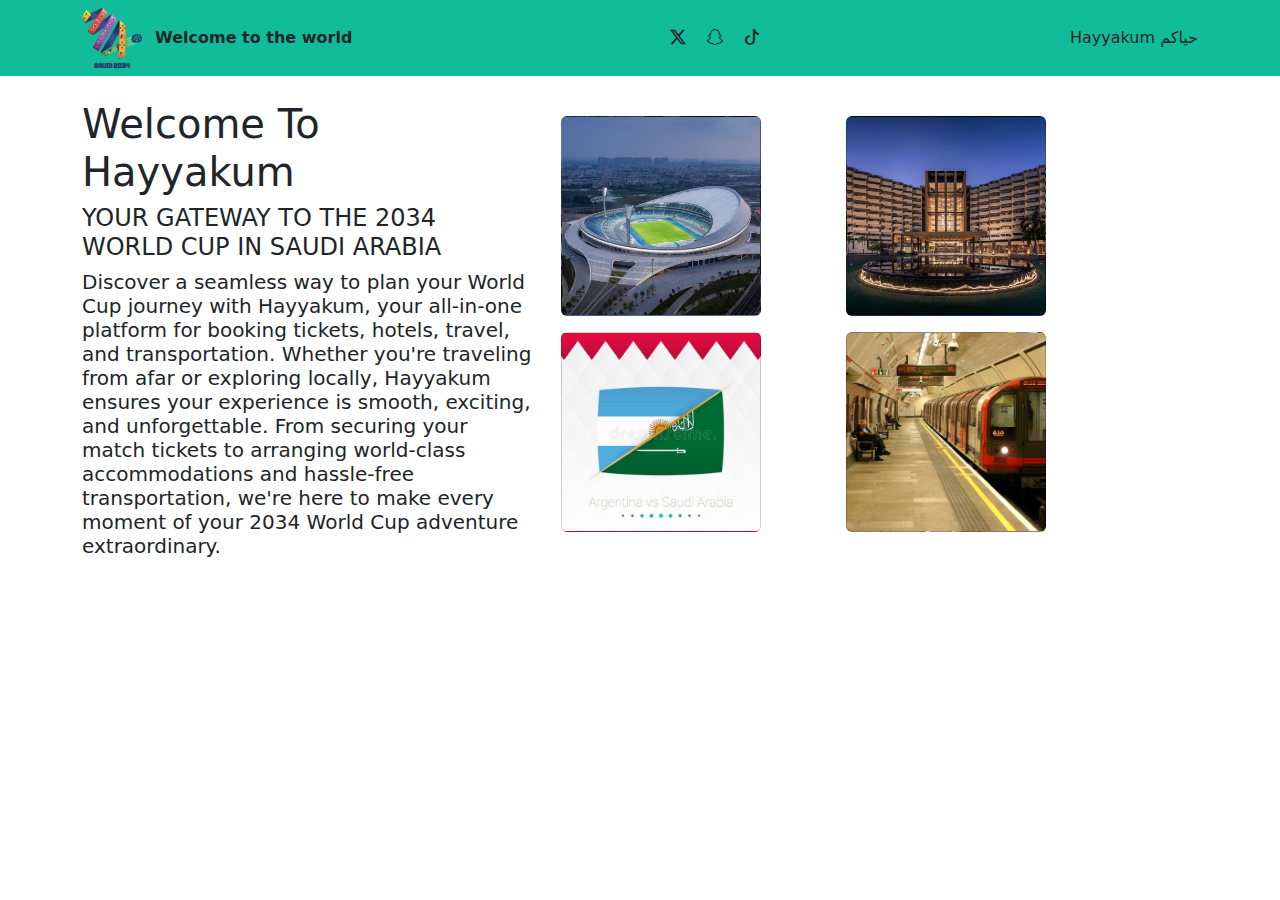
<file: index.html>
<!DOCTYPE html>
<html lang="en">
<head>
    <meta charset="UTF-8">
    <meta name="viewport" content="width=device-width, initial-scale=1.0">
    <title>Hayyakum</title>
    <link href="https://cdn.jsdelivr.net/npm/bootstrap@5.3.3/dist/css/bootstrap.min.css" rel="stylesheet" integrity="sha384-QWTKZyjpPEjISv5WaRU9OFeRpok6YctnYmDr5pNlyT2bRjXh0JMhjY6hW+ALEwIH" crossorigin="anonymous">
    <link rel="stylesheet" href="https://cdn.jsdelivr.net/npm/bootstrap-icons@1.11.3/font/bootstrap-icons.min.css">
    <link rel="stylesheet" href="Main.css">
</head>

<body dir="ltr" >

    <header>
<nav class="navbar" style="background-color: rgb(17, 188, 154);">

    <div class="container">

    <div>

        
        <img src="Images/Saudi_Arabia_2034.png" width="60" height="60" alt="Nothing">
        <Strong class="p-2">Welcome to the world</Strong>
    </div>
    <div><i class="bi bi-twitter-x p-2"></i>
        <i class="bi bi-snapchat p-2"></i>
        <i class="bi bi-tiktok p-2"></i></div>

        <div>Hayyakum حياكم</div>
    </div>

    
   
</nav>
    </header>
    <main>
        <section>
<div class="container">
       
    <div class="row mt-4">
        <div class="col">
            
            <div class="row">
                <div class="col-sm-5 text-start">
                    <h1>Welcome To <br> Hayyakum </h1>
                    <h4>YOUR GATEWAY TO THE 2034 WORLD CUP IN SAUDI ARABIA</h4>
                    <h5>Discover a seamless way to plan your World Cup journey with Hayyakum, your all-in-one platform for booking tickets, hotels, travel, and transportation. Whether you're traveling from afar or exploring locally, Hayyakum ensures your experience is smooth, exciting, and unforgettable. From securing your match tickets to arranging world-class accommodations and hassle-free transportation, we're here to make every moment of your 2034 World Cup adventure extraordinary.</h5>
                </div> 
                <div class="col-sm-3 p-2">
                    <div class="row p-2">
                        <a href="Stadiums.html">
                            <div class="card card-hover"   style="width: 200px; height: 200px; background-image: url('Images/Stad.jpeg'); background-size: cover; background-position: center;"> 
                                <div class="card-body ">
                                     <div class="card-title">
                                     </div> 
                                </div>      
                            </div>           
                        </a>
                        
                    </div>
                    <div class="row p-2">
                        <a href="Matches.html">
                            <div class="card card-hover"   style="width: 200px; height: 200px; background-image: url('Images/Match.jpeg'); background-size: cover; background-position: center;"> 
                                <div class="card-body ">
                                     <div class="card-title">
                                     </div> 
                                </div>      
                            </div>
                        </a>
                      
                    </div>
                         
               </div>
   
               
            <div class="col-sm-3 p-2">
                 <div class="row p-2">
                    <a href="Hotels.html">
                        <div class="card card-hover"   style="width: 200px; height: 200px; background-image: url('Images/Hotel1.jpeg'); background-size: cover; background-position: center;"> 
                            <div class="card-body ">
                                 <div class="card-title">
                                 </div> 
                            </div>      
                        </div>
                    </a>
                   
                 </div>
                 <div class="row p-2">
                    <a href="Transportaions.html">
                        <div class="card card-hover"   style="width: 200px; height: 200px; background-image: url('Images/Transpo.jpeg'); background-size: cover; background-position: center;"> 
                            <div class="card-body ">
                                 <div class="card-title">
                                 </div> 
                            </div>      
                        </div>
                    </a>
                    
                 </div>
                      
            </div>

                   

                </div>
           
       <footer></footer>
       
        
    </div>
    </div>
</div>

        </section>

    </main>


 <script src="Script.js"></script>


    <script src="https://cdn.jsdelivr.net/npm/bootstrap@5.3.3/dist/js/bootstrap.bundle.min.js" integrity="sha384-YvpcrYf0tY3lHB60NNkmXc5s9fDVZLESaAA55NDzOxhy9GkcIdslK1eN7N6jIeHz" crossorigin="anonymous"></script>
    <script src="https://cdn.jsdelivr.net/npm/@popperjs/core@2.11.8/dist/umd/popper.min.js" integrity="sha384-I7E8VVD/ismYTF4hNIPjVp/Zjvgyol6VFvRkX/vR+Vc4jQkC+hVqc2pM8ODewa9r" crossorigin="anonymous"></script>
    <script src="https://cdn.jsdelivr.net/npm/bootstrap@5.3.3/dist/js/bootstrap.min.js" integrity="sha384-0pUGZvbkm6XF6gxjEnlmuGrJXVbNuzT9qBBavbLwCsOGabYfZo0T0to5eqruptLy" crossorigin="anonymous"></script>

</body>
</html>
</file>
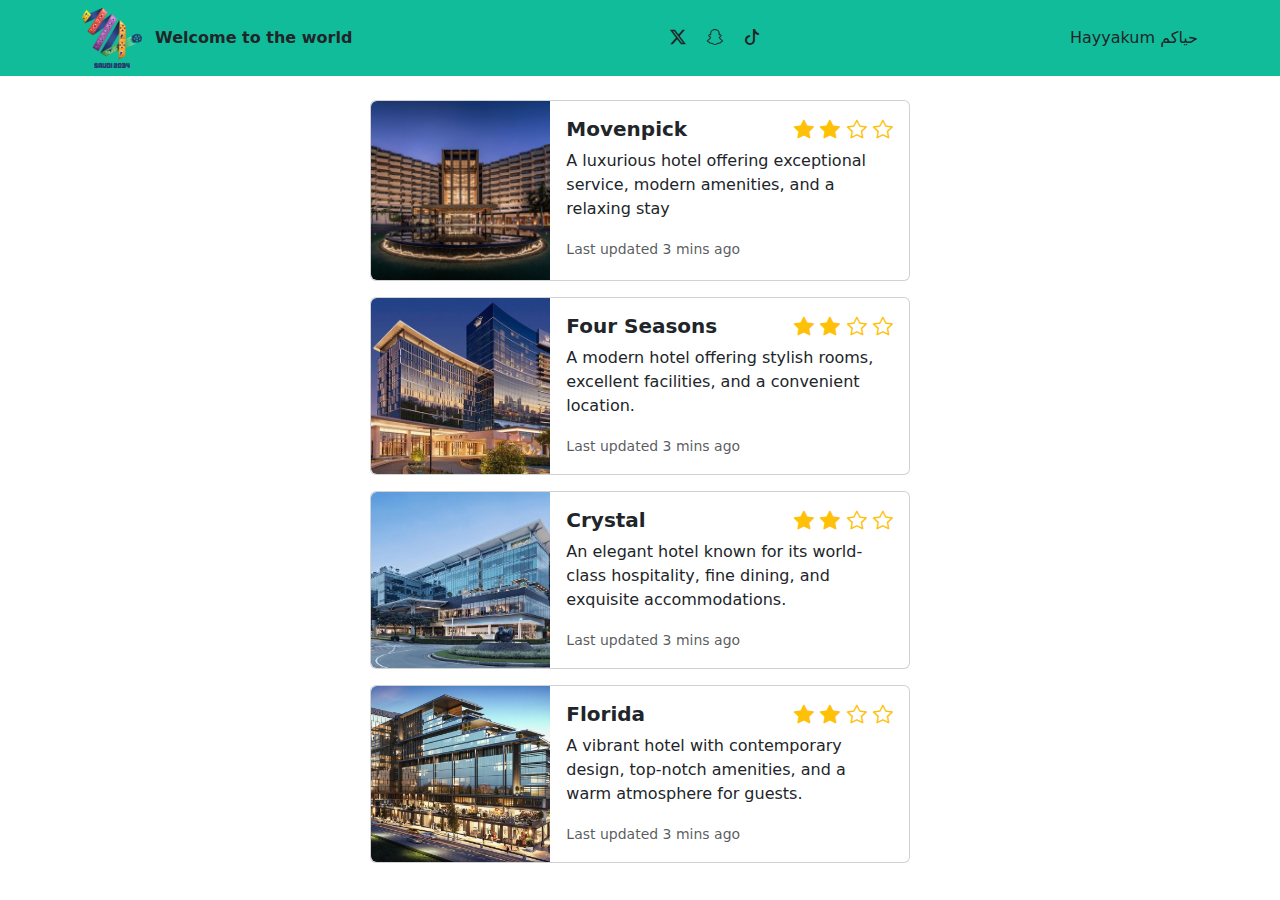
<file: Hotels.html>
<!DOCTYPE html>
<html lang="en">
<head>
    <meta charset="UTF-8">
    <meta name="viewport" content="width=device-width, initial-scale=1.0">
    <link href="https://cdn.jsdelivr.net/npm/bootstrap@5.3.3/dist/css/bootstrap.min.css" rel="stylesheet" integrity="sha384-QWTKZyjpPEjISv5WaRU9OFeRpok6YctnYmDr5pNlyT2bRjXh0JMhjY6hW+ALEwIH" crossorigin="anonymous">
    <link rel="stylesheet" href="https://cdn.jsdelivr.net/npm/bootstrap-icons@1.11.3/font/bootstrap-icons.min.css">
    <link rel="stylesheet" href="Main.css">

    <title>Document</title>
</head>
<body>

    <header>
        <nav class="navbar" style="background-color: rgb(17, 188, 154);">

            <div class="container">
        
            <div>
        
                
                <img src="Images/Saudi_Arabia_2034.png" width="60" height="60" alt="Nothing">
                <Strong class="p-2">Welcome to the world</Strong>
            </div>
            <div><i class="bi bi-twitter-x p-2"></i>
                <i class="bi bi-snapchat p-2"></i>
                <i class="bi bi-tiktok p-2"></i></div>
        
                <div>Hayyakum حياكم</div>
            </div>
        
            
           
        </nav>
    </header>
    <main>

        <section>
            <div class="container">
                <div class="row mt-4">
                    <div class="col"> 
                        <div class="row ">

                        <div class="d-flex justify-content-center align-items-center ">
                            <a href="">  
                                <div class="card mb-3 card-hover" style="max-width: 540px;">
                            <div class="row g-0">
                              <div class="col-md-4">
                                <img src="Images/Hotel1.jpeg" class="img-fluid rounded-start" alt="...">
                              </div>
                              <div class="col-md-8">
                                <div class="card-body ">
                                    <h5 class="card-title d-flex justify-content-between align-items-center">
                                        <strong>Movenpick</strong>
                                        <div>
                                          <i class="bi bi-star-fill text-warning"></i>
                                          <i class="bi bi-star-fill text-warning"></i>
                                          <i class="bi bi-star text-warning"></i>
                                          <i class="bi bi-star text-warning"></i>
                                          
                                        </div>
                                      </h5>
                                  <p class="card-text">A luxurious hotel offering exceptional service, modern amenities, and a relaxing stay</p>
                                  <p class="card-text"><small class="text-body-secondary">Last updated 3 mins ago</small></p>
                                </div>
                              </div>
                            </div>
                                  </div>
                        </a>
                          </div>
                       
                       </div>
                       <div class="row ">
                        <div class="d-flex justify-content-center align-items-center ">
                            <a href="">  
                                <div class="card mb-3 card-hover" style="max-width: 540px;">
                            <div class="row g-0">
                              <div class="col-md-4">
                                <img src="Images/Hotel2.jpeg" class="img-fluid rounded-start" alt="...">
                              </div>
                              <div class="col-md-8">
                                <div class="card-body ">
                                    <h5 class="card-title d-flex justify-content-between align-items-center">
                                        <strong>Four Seasons</strong>
                                        <div>
                                          <i class="bi bi-star-fill text-warning"></i>
                                          <i class="bi bi-star-fill text-warning"></i>
                                          <i class="bi bi-star text-warning"></i>
                                          <i class="bi bi-star text-warning"></i>
                                          
                                        </div>
                                      </h5>
                                  <p class="card-text">A modern hotel offering stylish rooms, excellent facilities, and a convenient location.</p>
                                  <p class="card-text"><small class="text-body-secondary">Last updated 3 mins ago</small></p>
                                </div>
                              </div>
                            </div>
                                  </div>
                        </a>
                          </div>
                       
                       </div>
                       <div class="row ">
                        <div class="d-flex justify-content-center align-items-center ">
                            <a href="">  
                                <div class="card mb-3 card-hover " style="max-width: 540px;">
                            <div class="row g-0">
                              <div class="col-md-4">
                                <img src="Images/Hotel3.jpeg" class="img-fluid rounded-start" alt="...">
                              </div>
                              <div class="col-md-8">
                                <div class="card-body ">
                                    <h5 class="card-title d-flex justify-content-between align-items-center">
                                        <strong>Crystal</strong>
                                        <div>
                                          <i class="bi bi-star-fill text-warning"></i>
                                          <i class="bi bi-star-fill text-warning"></i>
                                          <i class="bi bi-star text-warning"></i>
                                          <i class="bi bi-star text-warning"></i>
                                          
                                        </div>
                                      </h5>
                                  <p class="card-text">An elegant hotel known for its world-class hospitality, fine dining, and exquisite accommodations.</p>
                                  <p class="card-text"><small class="text-body-secondary">Last updated 3 mins ago</small></p>
                                </div>
                              </div>
                            </div>
                                  </div>
                        </a>
                          </div>
                       
                       </div>
                       <div class="row ">
                        <div class="d-flex justify-content-center align-items-center ">
                            <a href="">  
                                <div class="card mb-3 card-hover" style="max-width: 540px;">
                            <div class="row g-0">
                              <div class="col-md-4">
                                <img src="Images/Hotel4.jpeg" class="img-fluid rounded-start" alt="...">
                              </div>
                              <div class="col-md-8">
                                <div class="card-body ">
                                    <h5 class="card-title d-flex justify-content-between align-items-center">
                                        <strong>Florida</strong>
                                        <div>
                                          <i class="bi bi-star-fill text-warning"></i>
                                          <i class="bi bi-star-fill text-warning"></i>
                                          <i class="bi bi-star text-warning"></i>
                                          <i class="bi bi-star text-warning"></i>
                                          
                                        </div>
                                      </h5>
                                  <p class="card-text">A vibrant hotel with contemporary design, top-notch amenities, and a warm atmosphere for guests.</p>
                                  <p class="card-text"><small class="text-body-secondary">Last updated 3 mins ago</small></p>
                                </div>
                              </div>
                            </div>
                                  </div>
                        </a>
                          </div>
                       
                       </div>
                    </div>
                    
                </div>
            </div>

            
        </section>
    </main>

        <script src="https://cdn.jsdelivr.net/npm/bootstrap@5.3.3/dist/js/bootstrap.bundle.min.js" integrity="sha384-YvpcrYf0tY3lHB60NNkmXc5s9fDVZLESaAA55NDzOxhy9GkcIdslK1eN7N6jIeHz" crossorigin="anonymous"></script>
        <script src="https://cdn.jsdelivr.net/npm/@popperjs/core@2.11.8/dist/umd/popper.min.js" integrity="sha384-I7E8VVD/ismYTF4hNIPjVp/Zjvgyol6VFvRkX/vR+Vc4jQkC+hVqc2pM8ODewa9r" crossorigin="anonymous"></script>
        <script src="https://cdn.jsdelivr.net/npm/bootstrap@5.3.3/dist/js/bootstrap.min.js" integrity="sha384-0pUGZvbkm6XF6gxjEnlmuGrJXVbNuzT9qBBavbLwCsOGabYfZo0T0to5eqruptLy" crossorigin="anonymous"></script>

</body>
</html>
</file>
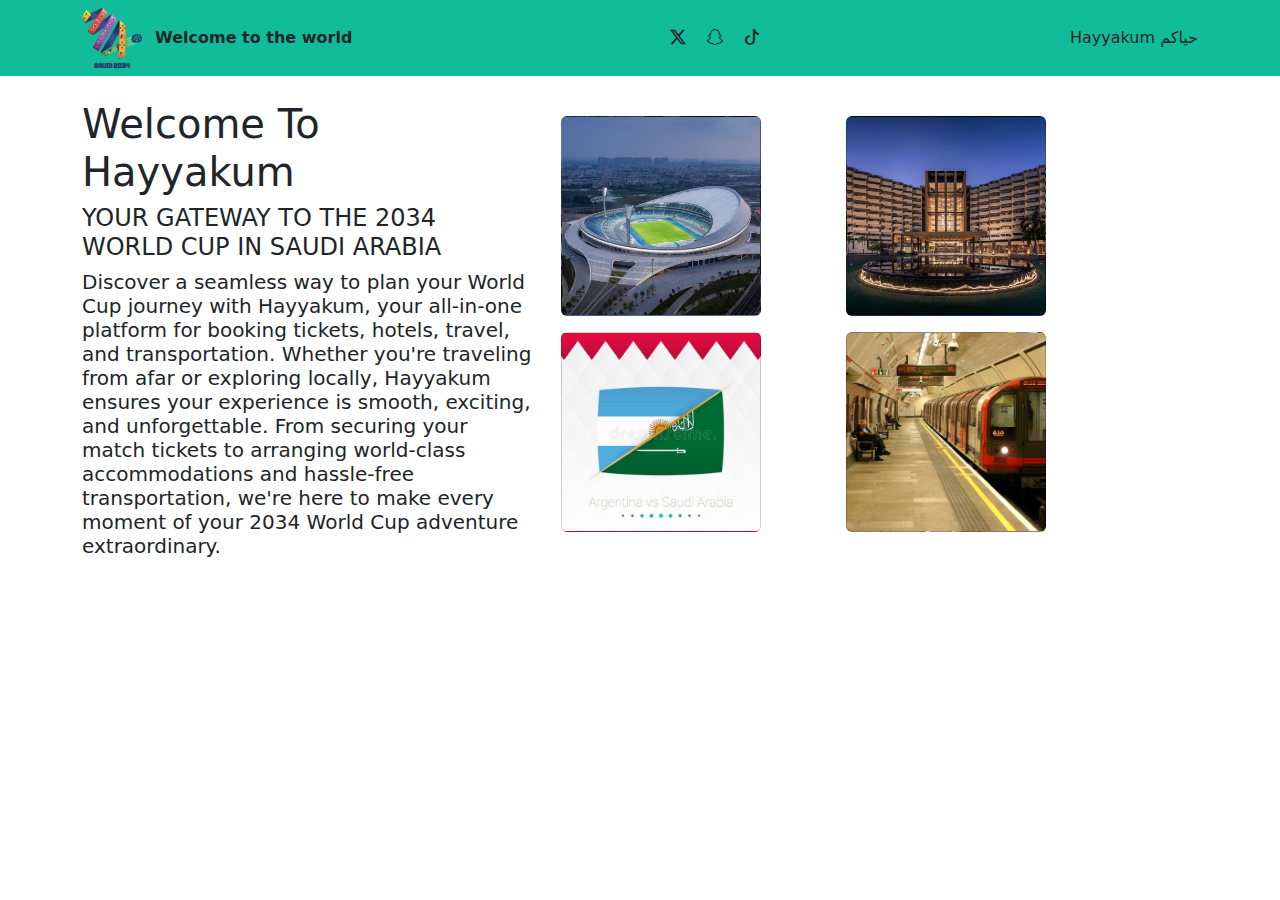
<file: LandingP.html>
<!DOCTYPE html>
<html lang="en">
<head>
    <meta charset="UTF-8">
    <meta name="viewport" content="width=device-width, initial-scale=1.0">
    <title>Hayyakum</title>
    <link href="https://cdn.jsdelivr.net/npm/bootstrap@5.3.3/dist/css/bootstrap.min.css" rel="stylesheet" integrity="sha384-QWTKZyjpPEjISv5WaRU9OFeRpok6YctnYmDr5pNlyT2bRjXh0JMhjY6hW+ALEwIH" crossorigin="anonymous">
    <link rel="stylesheet" href="https://cdn.jsdelivr.net/npm/bootstrap-icons@1.11.3/font/bootstrap-icons.min.css">
    <link rel="stylesheet" href="Main.css">
</head>

<body dir="ltr" >

    <header>
<nav class="navbar" style="background-color: rgb(17, 188, 154);">

    <div class="container">

    <div>

        
        <img src="Images/Saudi_Arabia_2034.png" width="60" height="60" alt="Nothing">
        <Strong class="p-2">Welcome to the world</Strong>
    </div>
    <div><i class="bi bi-twitter-x p-2"></i>
        <i class="bi bi-snapchat p-2"></i>
        <i class="bi bi-tiktok p-2"></i></div>

        <div>Hayyakum حياكم</div>
    </div>

    
   
</nav>
    </header>
    <main>
        <section>
<div class="container">
       
    <div class="row mt-4">
        <div class="col">
            
            <div class="row">
                <div class="col-sm-5 text-start">
                    <h1>Welcome To <br> Hayyakum </h1>
                    <h4>YOUR GATEWAY TO THE 2034 WORLD CUP IN SAUDI ARABIA</h4>
                    <h5>Discover a seamless way to plan your World Cup journey with Hayyakum, your all-in-one platform for booking tickets, hotels, travel, and transportation. Whether you're traveling from afar or exploring locally, Hayyakum ensures your experience is smooth, exciting, and unforgettable. From securing your match tickets to arranging world-class accommodations and hassle-free transportation, we're here to make every moment of your 2034 World Cup adventure extraordinary.</h5>
                </div> 
                <div class="col-sm-3 p-2">
                    <div class="row p-2">
                        <a href="Stadiums.html">
                            <div class="card card-hover"   style="width: 200px; height: 200px; background-image: url('Images/Stad.jpeg'); background-size: cover; background-position: center;"> 
                                <div class="card-body ">
                                     <div class="card-title">
                                     </div> 
                                </div>      
                            </div>           
                        </a>
                        
                    </div>
                    <div class="row p-2">
                        <a href="Matches.html">
                            <div class="card card-hover"   style="width: 200px; height: 200px; background-image: url('Images/Match.jpeg'); background-size: cover; background-position: center;"> 
                                <div class="card-body ">
                                     <div class="card-title">
                                     </div> 
                                </div>      
                            </div>
                        </a>
                      
                    </div>
                         
               </div>
   
               
            <div class="col-sm-3 p-2">
                 <div class="row p-2">
                    <a href="Hotels.html">
                        <div class="card card-hover"   style="width: 200px; height: 200px; background-image: url('Images/Hotel1.jpeg'); background-size: cover; background-position: center;"> 
                            <div class="card-body ">
                                 <div class="card-title">
                                 </div> 
                            </div>      
                        </div>
                    </a>
                   
                 </div>
                 <div class="row p-2">
                    <a href="Transportaions.html">
                        <div class="card card-hover"   style="width: 200px; height: 200px; background-image: url('Images/Transpo.jpeg'); background-size: cover; background-position: center;"> 
                            <div class="card-body ">
                                 <div class="card-title">
                                 </div> 
                            </div>      
                        </div>
                    </a>
                    
                 </div>
                      
            </div>

                   

                </div>
           
       <footer></footer>
       
        
    </div>
    </div>
</div>

        </section>

    </main>


 <script src="Script.js"></script>


    <script src="https://cdn.jsdelivr.net/npm/bootstrap@5.3.3/dist/js/bootstrap.bundle.min.js" integrity="sha384-YvpcrYf0tY3lHB60NNkmXc5s9fDVZLESaAA55NDzOxhy9GkcIdslK1eN7N6jIeHz" crossorigin="anonymous"></script>
    <script src="https://cdn.jsdelivr.net/npm/@popperjs/core@2.11.8/dist/umd/popper.min.js" integrity="sha384-I7E8VVD/ismYTF4hNIPjVp/Zjvgyol6VFvRkX/vR+Vc4jQkC+hVqc2pM8ODewa9r" crossorigin="anonymous"></script>
    <script src="https://cdn.jsdelivr.net/npm/bootstrap@5.3.3/dist/js/bootstrap.min.js" integrity="sha384-0pUGZvbkm6XF6gxjEnlmuGrJXVbNuzT9qBBavbLwCsOGabYfZo0T0to5eqruptLy" crossorigin="anonymous"></script>

</body>
</html>
</file>
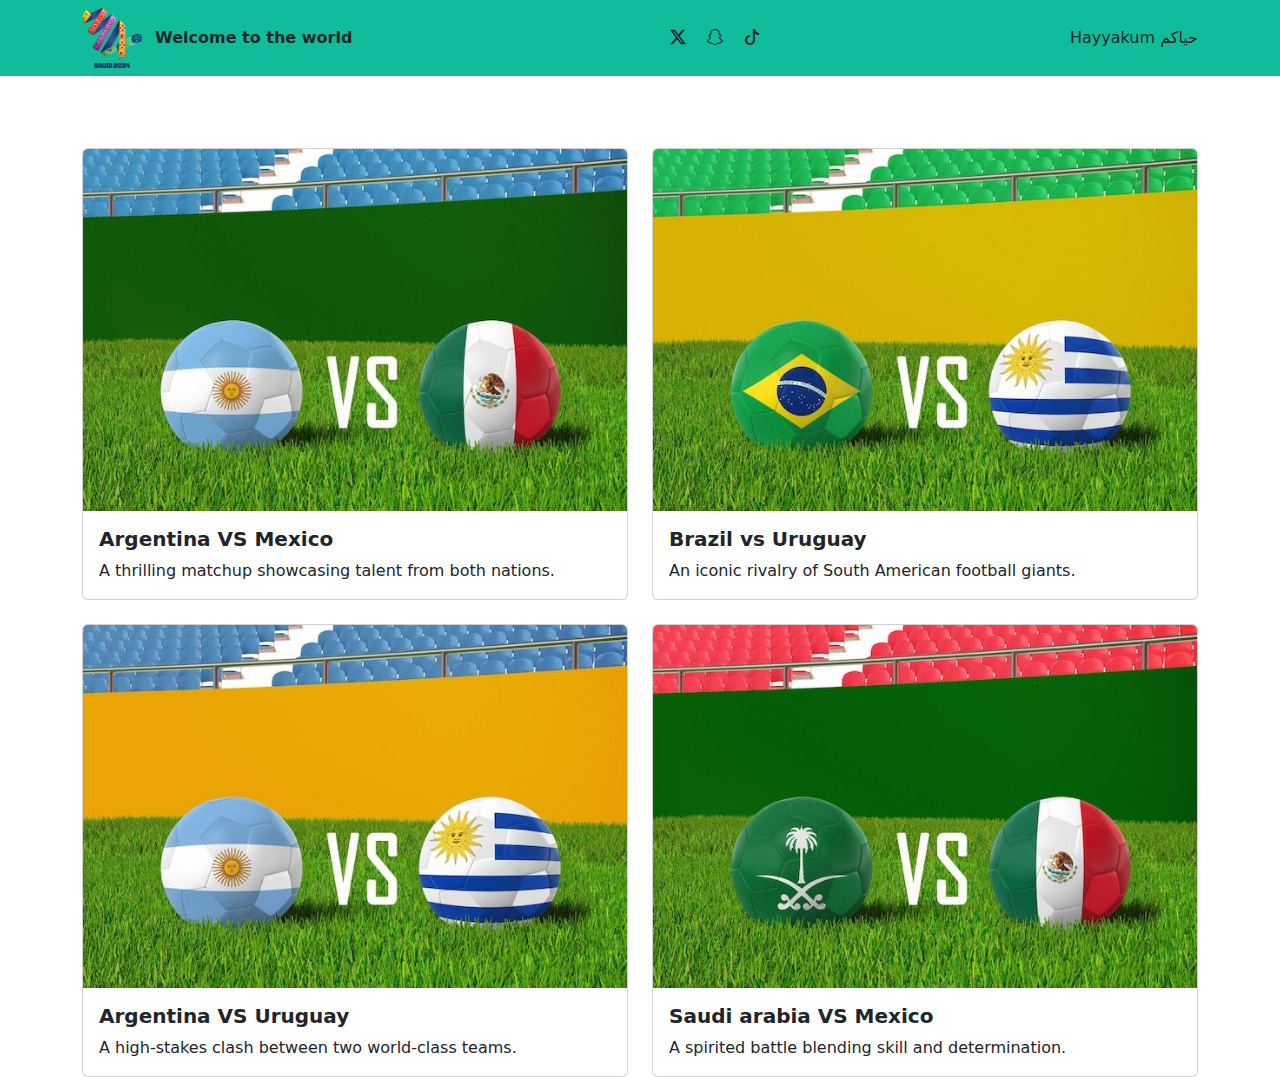
<file: Matches.html>
<!DOCTYPE html>
<html lang="en">
<head>
    <meta charset="UTF-8">
    <meta name="viewport" content="width=device-width, initial-scale=1.0">
    <link href="https://cdn.jsdelivr.net/npm/bootstrap@5.3.3/dist/css/bootstrap.min.css" rel="stylesheet" integrity="sha384-QWTKZyjpPEjISv5WaRU9OFeRpok6YctnYmDr5pNlyT2bRjXh0JMhjY6hW+ALEwIH" crossorigin="anonymous">
    <link rel="stylesheet" href="https://cdn.jsdelivr.net/npm/bootstrap-icons@1.11.3/font/bootstrap-icons.min.css">
<link rel="stylesheet" href="Main.css">
    <title>Document</title>
</head>
<body>

    <header> <nav class="navbar" style="background-color: rgb(17, 188, 154);"> <div class="container">
        
        <div>
    
            
            <img src="Images/Saudi_Arabia_2034.png" width="60" height="60" alt="Nothing">
            <Strong class="p-2">Welcome to the world</Strong>
        </div>
        <div><i class="bi bi-twitter-x p-2"></i>
            <i class="bi bi-snapchat p-2"></i>
            <i class="bi bi-tiktok p-2"></i></div>
    
            <div>Hayyakum حياكم</div>
        </div>
    </nav></header>

    <main>

        <section>

            <div class="container">
                <br> <br><br>
                <div class="row">
                    <div class="col">

                        <div class="row row-cols-1 row-cols-md-2 g-4">
                            <div class="col">
                                <div class="card card-hover">
                                    <img src="Images/Premium Photo _ Argentina Versus Mexico in Stadium.jpeg"height="200" class="card-img-top" alt="...">
                                    <div class="card-body">
                                      <h5 class="card-title"><b>Argentina VS Mexico</b> </h5>
                                      <p class="card-text">A thrilling matchup showcasing talent from both nations.</p>
                                    </div>
                                  </div>
                            </div>
                            <div class="col">
                              <div class="card card-hover">
                                <img src="Images/Brazil vs uruguay .jpeg"height="200" class="card-img-top" alt="...">
                                <div class="card-body">
                                  <h5 class="card-title"><b>Brazil vs Uruguay</b> </h5>
                                  <p class="card-text">An iconic rivalry of South American football giants.</p>
                                </div>
                              </div>
                            </div>
                            <div class="col">
                              <div class="card card-hover">
                                <img src="Images/Premium Photo _ Argentina VS Uruguay In Stadium.jpeg"height="200" class="card-img-top" alt="...">
                                <div class="card-body">
                                  <h5 class="card-title"><b>Argentina VS Uruguay</b></h5>
                                  <p class="card-text">A high-stakes clash between two world-class teams.</p>
                                </div>
                              </div>
                            </div>
                            <div class="col">
                              <div class="card card-hover">
                                <img src="Images/Premium Photo _ Saudi arabia versus mexico.jpeg"height="200" class="card-img-top" alt="...">
                                <div class="card-body">
                                  <h5 class="card-title"> <b>Saudi arabia VS Mexico</b></h5>
                                  <p class="card-text">A spirited battle blending skill and determination.</p>
                                </div>
                              </div>
                            </div>
                          </div>
                    </div>
                </div>
            </div>
        </section>
    </main>

        <script src="https://cdn.jsdelivr.net/npm/bootstrap@5.3.3/dist/js/bootstrap.bundle.min.js" integrity="sha384-YvpcrYf0tY3lHB60NNkmXc5s9fDVZLESaAA55NDzOxhy9GkcIdslK1eN7N6jIeHz" crossorigin="anonymous"></script>
        <script src="https://cdn.jsdelivr.net/npm/@popperjs/core@2.11.8/dist/umd/popper.min.js" integrity="sha384-I7E8VVD/ismYTF4hNIPjVp/Zjvgyol6VFvRkX/vR+Vc4jQkC+hVqc2pM8ODewa9r" crossorigin="anonymous"></script>
        <script src="https://cdn.jsdelivr.net/npm/bootstrap@5.3.3/dist/js/bootstrap.min.js" integrity="sha384-0pUGZvbkm6XF6gxjEnlmuGrJXVbNuzT9qBBavbLwCsOGabYfZo0T0to5eqruptLy" crossorigin="anonymous"></script>

</body>
</html>
</file>
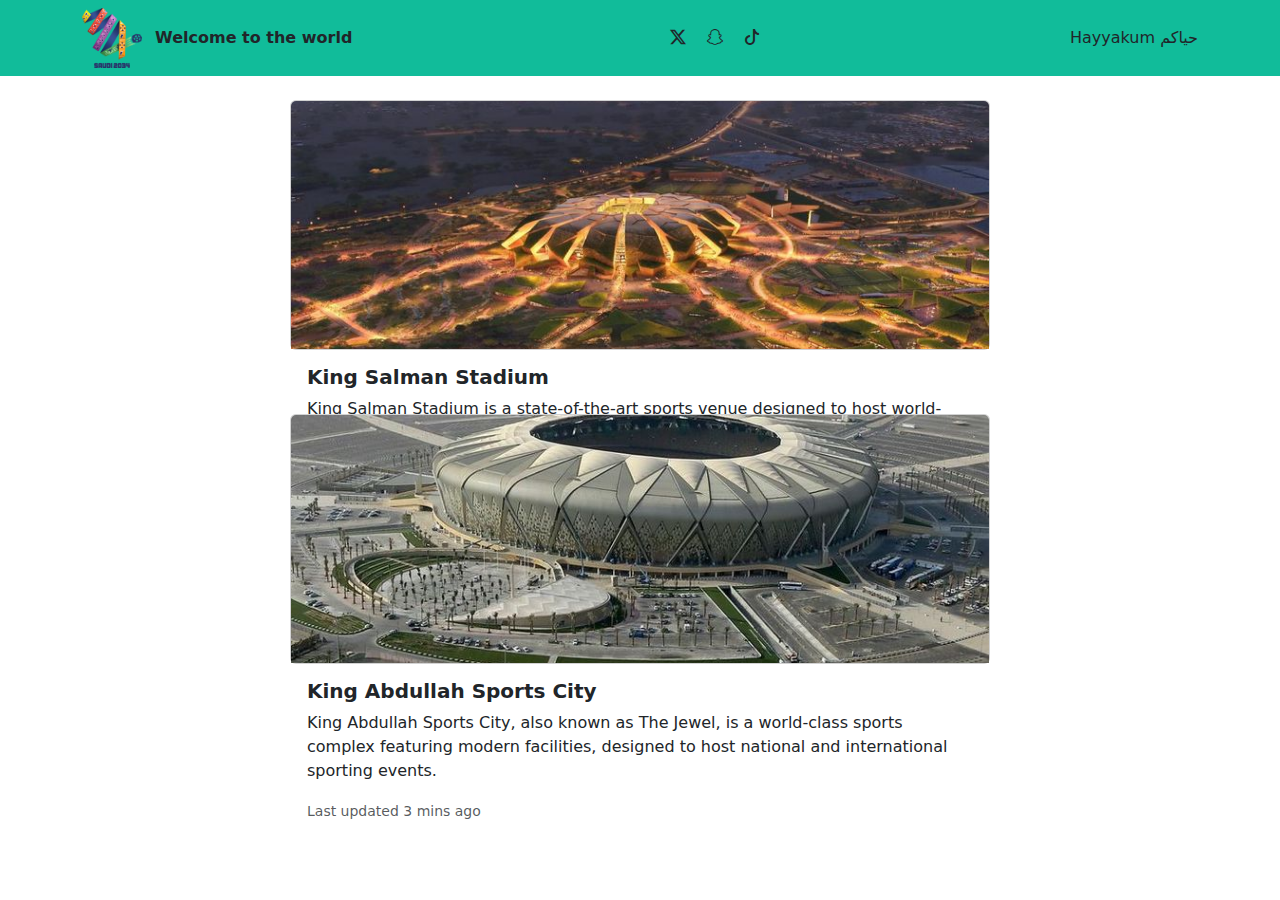
<file: Stadiums.html>
<!DOCTYPE html>
<html lang="en">
<head>
    <meta charset="UTF-8">
    <meta name="viewport" content="width=device-width, initial-scale=1.0">
    <link href="https://cdn.jsdelivr.net/npm/bootstrap@5.3.3/dist/css/bootstrap.min.css" rel="stylesheet" integrity="sha384-QWTKZyjpPEjISv5WaRU9OFeRpok6YctnYmDr5pNlyT2bRjXh0JMhjY6hW+ALEwIH" crossorigin="anonymous">
    <link rel="stylesheet" href="https://cdn.jsdelivr.net/npm/bootstrap-icons@1.11.3/font/bootstrap-icons.min.css">
<link rel="stylesheet" href="Main.css">
    <title>Document</title>
</head>
<body>
    <header> <nav class="navbar" style="background-color: rgb(17, 188, 154);"> <div class="container">
        
        <div>
    
            
            <img src="Images/Saudi_Arabia_2034.png" width="60" height="60" alt="Nothing">
            <Strong class="p-2">Welcome to the world</Strong>
        </div>
        <div><i class="bi bi-twitter-x p-2"></i>
            <i class="bi bi-snapchat p-2"></i>
            <i class="bi bi-tiktok p-2"></i></div>
    
            <div>Hayyakum حياكم</div>
        </div>
    </nav></header>
    <main>

        <section>
            <div class="container">
                <div class="row mt-4">
                    <div class="col">
                         
                         <div class="d-flex justify-content-center align-items-center " > 
                            <div class="card mb-3 card-hover" style= "width: 700px; height: 250px;">
                                <img src="Images/SalmanS.jpeg " height="300" width="200" class="card-img-top" alt="...">
                                <div class="card-body">
                                  <h5 class="card-title"> <b>King Salman Stadium</b></h5>
                                  <p class="card-text">King Salman Stadium is a state-of-the-art sports venue designed to host world-class events, offering modern facilities and a memorable experience for fans.</p>
                                  <p class="card-text"><small class="text-body-secondary">Last updated 3 mins ago</small></p>
                                </div>
                              </div>    
                        </div>

                         <br> <br>  
                        <div class="d-flex justify-content-center align-items-center " > 
                            <div class="card mb-3 card-hover" style= "width: 700px; height: 250px;">
                                <img src="Images/Jwhara.jpeg " height="300" width="200" class="card-img-top" alt="...">
                                <div class="card-body">
                                  <h5 class="card-title"> <b>King Abdullah Sports City</b></h5>
                                  <p class="card-text">King Abdullah Sports City, also known as The Jewel, is a world-class sports complex featuring modern facilities, designed to host national and international sporting events.</p>
                                  <p class="card-text"><small class="text-body-secondary">Last updated 3 mins ago</small></p>
                                </div>
                              </div>    
                        </div>

                    </div>
                </div>
            </div>

            
        </section>
    </main>


        <script src="https://cdn.jsdelivr.net/npm/bootstrap@5.3.3/dist/js/bootstrap.bundle.min.js" integrity="sha384-YvpcrYf0tY3lHB60NNkmXc5s9fDVZLESaAA55NDzOxhy9GkcIdslK1eN7N6jIeHz" crossorigin="anonymous"></script>
        <script src="https://cdn.jsdelivr.net/npm/@popperjs/core@2.11.8/dist/umd/popper.min.js" integrity="sha384-I7E8VVD/ismYTF4hNIPjVp/Zjvgyol6VFvRkX/vR+Vc4jQkC+hVqc2pM8ODewa9r" crossorigin="anonymous"></script>
        <script src="https://cdn.jsdelivr.net/npm/bootstrap@5.3.3/dist/js/bootstrap.min.js" integrity="sha384-0pUGZvbkm6XF6gxjEnlmuGrJXVbNuzT9qBBavbLwCsOGabYfZo0T0to5eqruptLy" crossorigin="anonymous"></script>

</body>
</html>
</file>
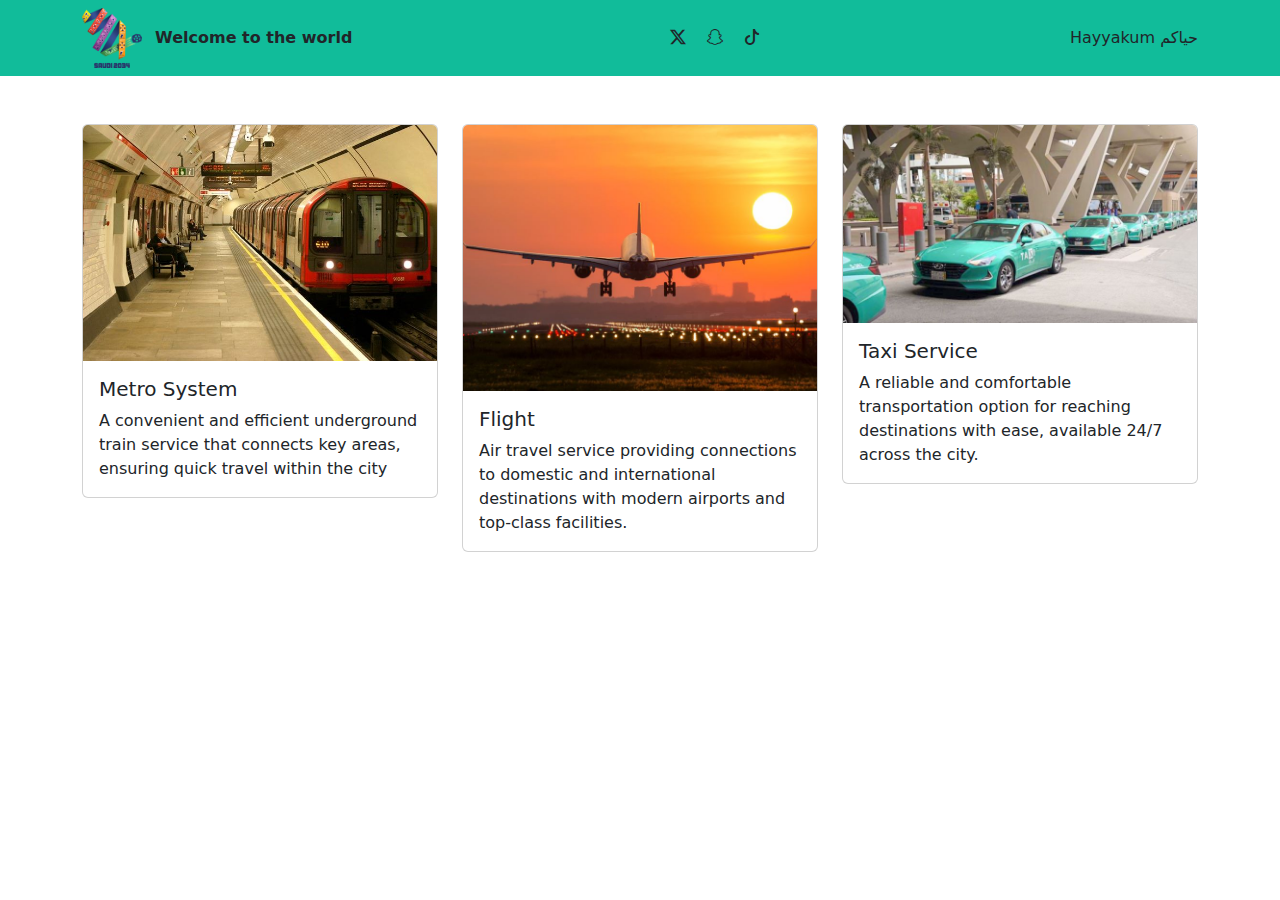
<file: Transportaions.html>
<!DOCTYPE html>
<html lang="en">
<head>
    <meta charset="UTF-8">
    <meta name="viewport" content="width=device-width, initial-scale=1.0">
    <link href="https://cdn.jsdelivr.net/npm/bootstrap@5.3.3/dist/css/bootstrap.min.css" rel="stylesheet" integrity="sha384-QWTKZyjpPEjISv5WaRU9OFeRpok6YctnYmDr5pNlyT2bRjXh0JMhjY6hW+ALEwIH" crossorigin="anonymous">
    <link rel="stylesheet" href="https://cdn.jsdelivr.net/npm/bootstrap-icons@1.11.3/font/bootstrap-icons.min.css">
<link rel="stylesheet" href="Main.css">
    <title>Transportation</title>
</head>
<body>

    <header>

        <nav class="navbar" style="background-color: rgb(17, 188, 154);"> <div class="container">
        
            <div>
        
                
                <img src="Images/Saudi_Arabia_2034.png" width="60" height="60" alt="Nothing">
                <Strong class="p-2">Welcome to the world</Strong>
            </div>
            <div><i class="bi bi-twitter-x p-2"></i>
                <i class="bi bi-snapchat p-2"></i>
                <i class="bi bi-tiktok p-2"></i></div>
        
                <div>Hayyakum حياكم</div>
            </div>
        </nav>
    </header>
    <main>

        <section>
<br><br>
            <div class="container">

                <div class="row">
                    <div class="col">
                        <div class="row row-cols-1 row-cols-md-3 g-4">
                            <div class="col">
                              <div class="card card-hover">
                                <img src="Images/Transpo.jpeg"  class="card-img-top" alt="...">
                                <div class="card-body">
                                  <h5 class="card-title">Metro System</h5>
                                  <p class="card-text">A convenient and efficient underground train service that connects key areas, ensuring quick travel within the city</p>
                                </div>
                              </div>
                            </div>
                            <div class="col">
                              <div class="card card-hover">
                                <img src="Images/Flight.jpeg"  class="card-img-top" alt="...">
                                <div class="card-body">
                                  <h5 class="card-title">Flight</h5>
                                  <p class="card-text">Air travel service providing connections to domestic and international destinations with modern airports and top-class facilities.</p>
                                </div>
                              </div>
                            </div>
                            <div class="col">
                                <div class="card card-hover">
                                    <img src="Images/Taxi.jpeg" class="card-img-top" alt="...">
                                    <div class="card-body">
                                      <h5 class="card-title">Taxi Service</h5>
                                      <p class="card-text">A reliable and comfortable transportation option for reaching destinations with ease, available 24/7 across the city.
                                      </p>
                                    </div>
                                  </div>
                            </div>
                    </div>
                </div>
            </div>
        </section>
    </main>

        <script src="https://cdn.jsdelivr.net/npm/bootstrap@5.3.3/dist/js/bootstrap.bundle.min.js" integrity="sha384-YvpcrYf0tY3lHB60NNkmXc5s9fDVZLESaAA55NDzOxhy9GkcIdslK1eN7N6jIeHz" crossorigin="anonymous"></script>
        <script src="https://cdn.jsdelivr.net/npm/@popperjs/core@2.11.8/dist/umd/popper.min.js" integrity="sha384-I7E8VVD/ismYTF4hNIPjVp/Zjvgyol6VFvRkX/vR+Vc4jQkC+hVqc2pM8ODewa9r" crossorigin="anonymous"></script>
        <script src="https://cdn.jsdelivr.net/npm/bootstrap@5.3.3/dist/js/bootstrap.min.js" integrity="sha384-0pUGZvbkm6XF6gxjEnlmuGrJXVbNuzT9qBBavbLwCsOGabYfZo0T0to5eqruptLy" crossorigin="anonymous"></script>

</body>
</html>
</file>
<file: Main.css>
.button1 {
    box-shadow: 0 8px 16px 0 rgba(0,0,0,0.2), 0 6px 20px 0 rgba(0,0,0,0.19);
  }
  

  .card-hover {
    transition: transform 0.3s ease; /* Smooth scaling effect */
    cursor: pointer; /* Make it look clickable */
  }

  .card-hover:hover {
    transform: scale(1.05); /* Scales the card slightly */
  }
  a {
    text-decoration: none; /* Removes underline */
  }
  .card img {
    object-fit: cover; /* Ensures the image fits within the card */
    width: 100%; /* Make the image fill the width */
    height: 100%; /* Adjust height to fit */
  }
  .card-img-top {
    height: 150px; /* Set a fixed height */
    width: 100%;   /* Ensure the image spans the card width */
    object-fit: cover; /* Ensures the image is proportionally resized and cropped if necessary */
  }
</file>
